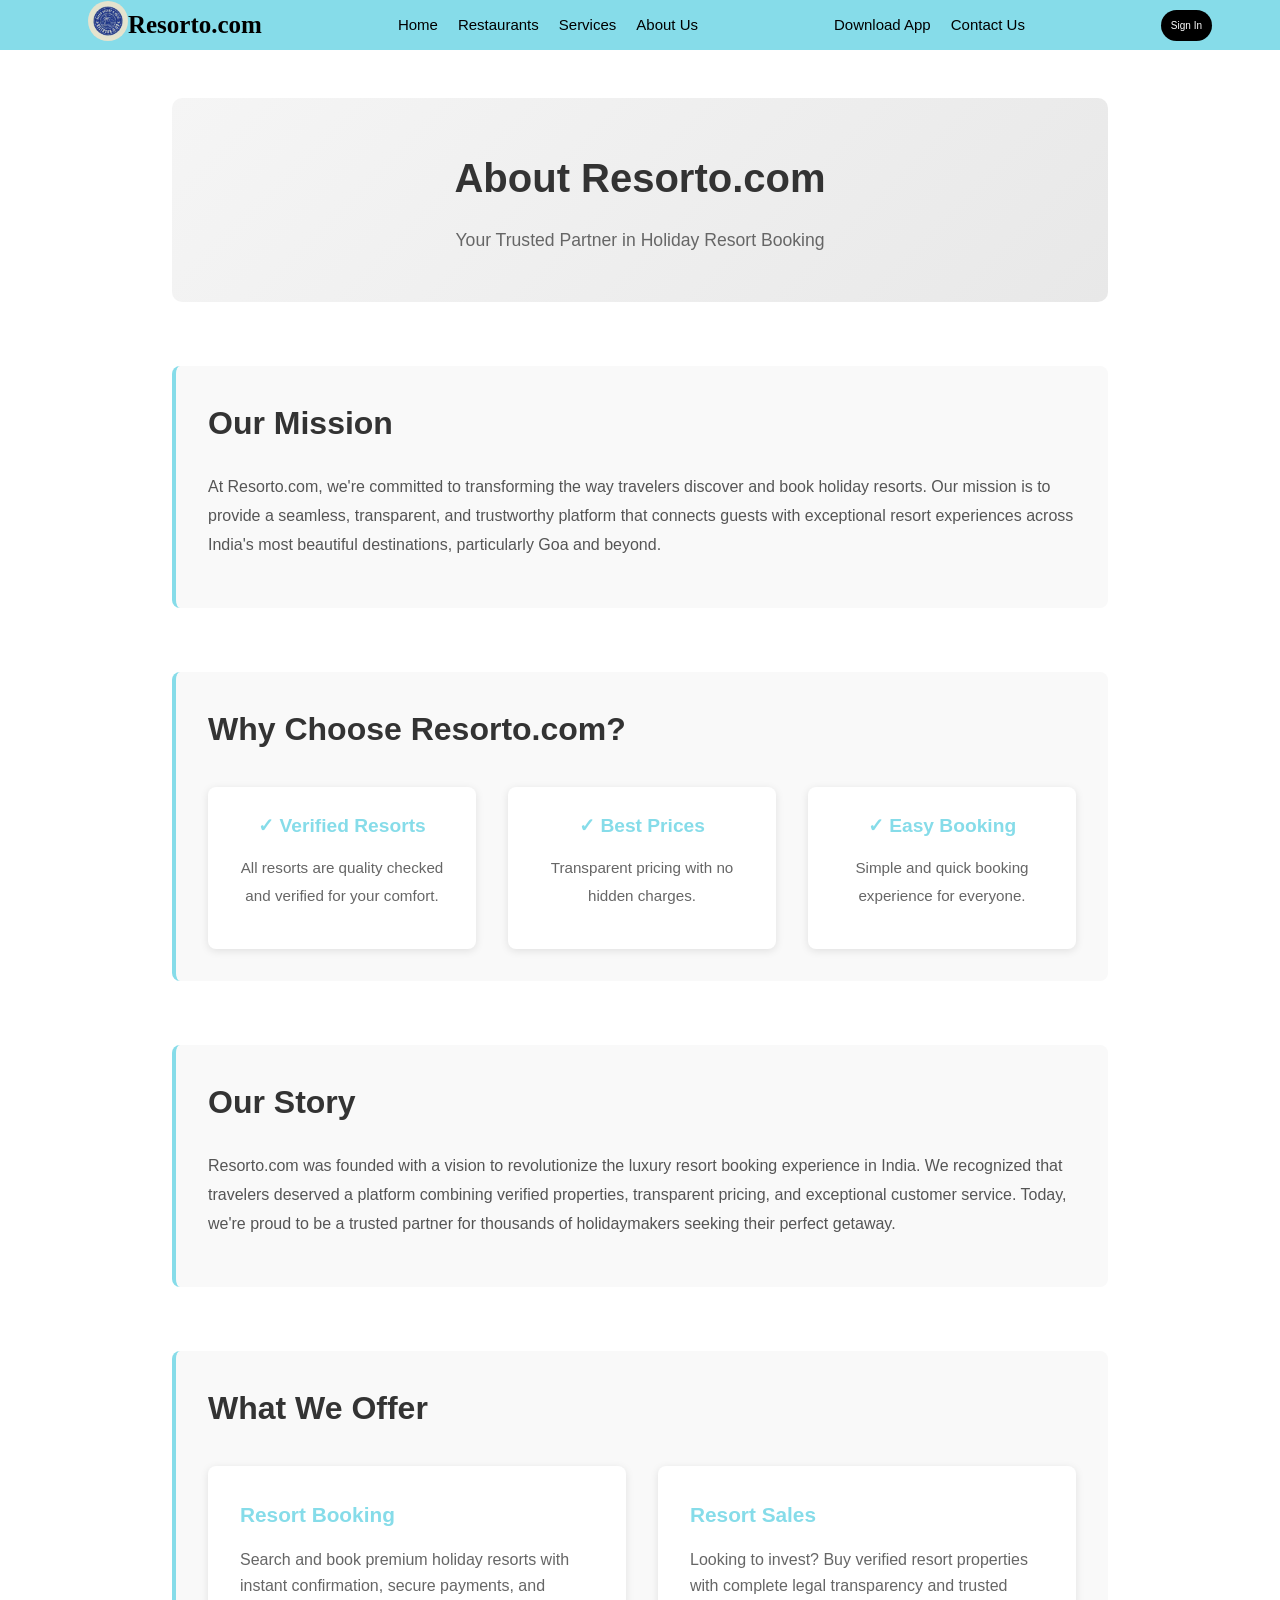
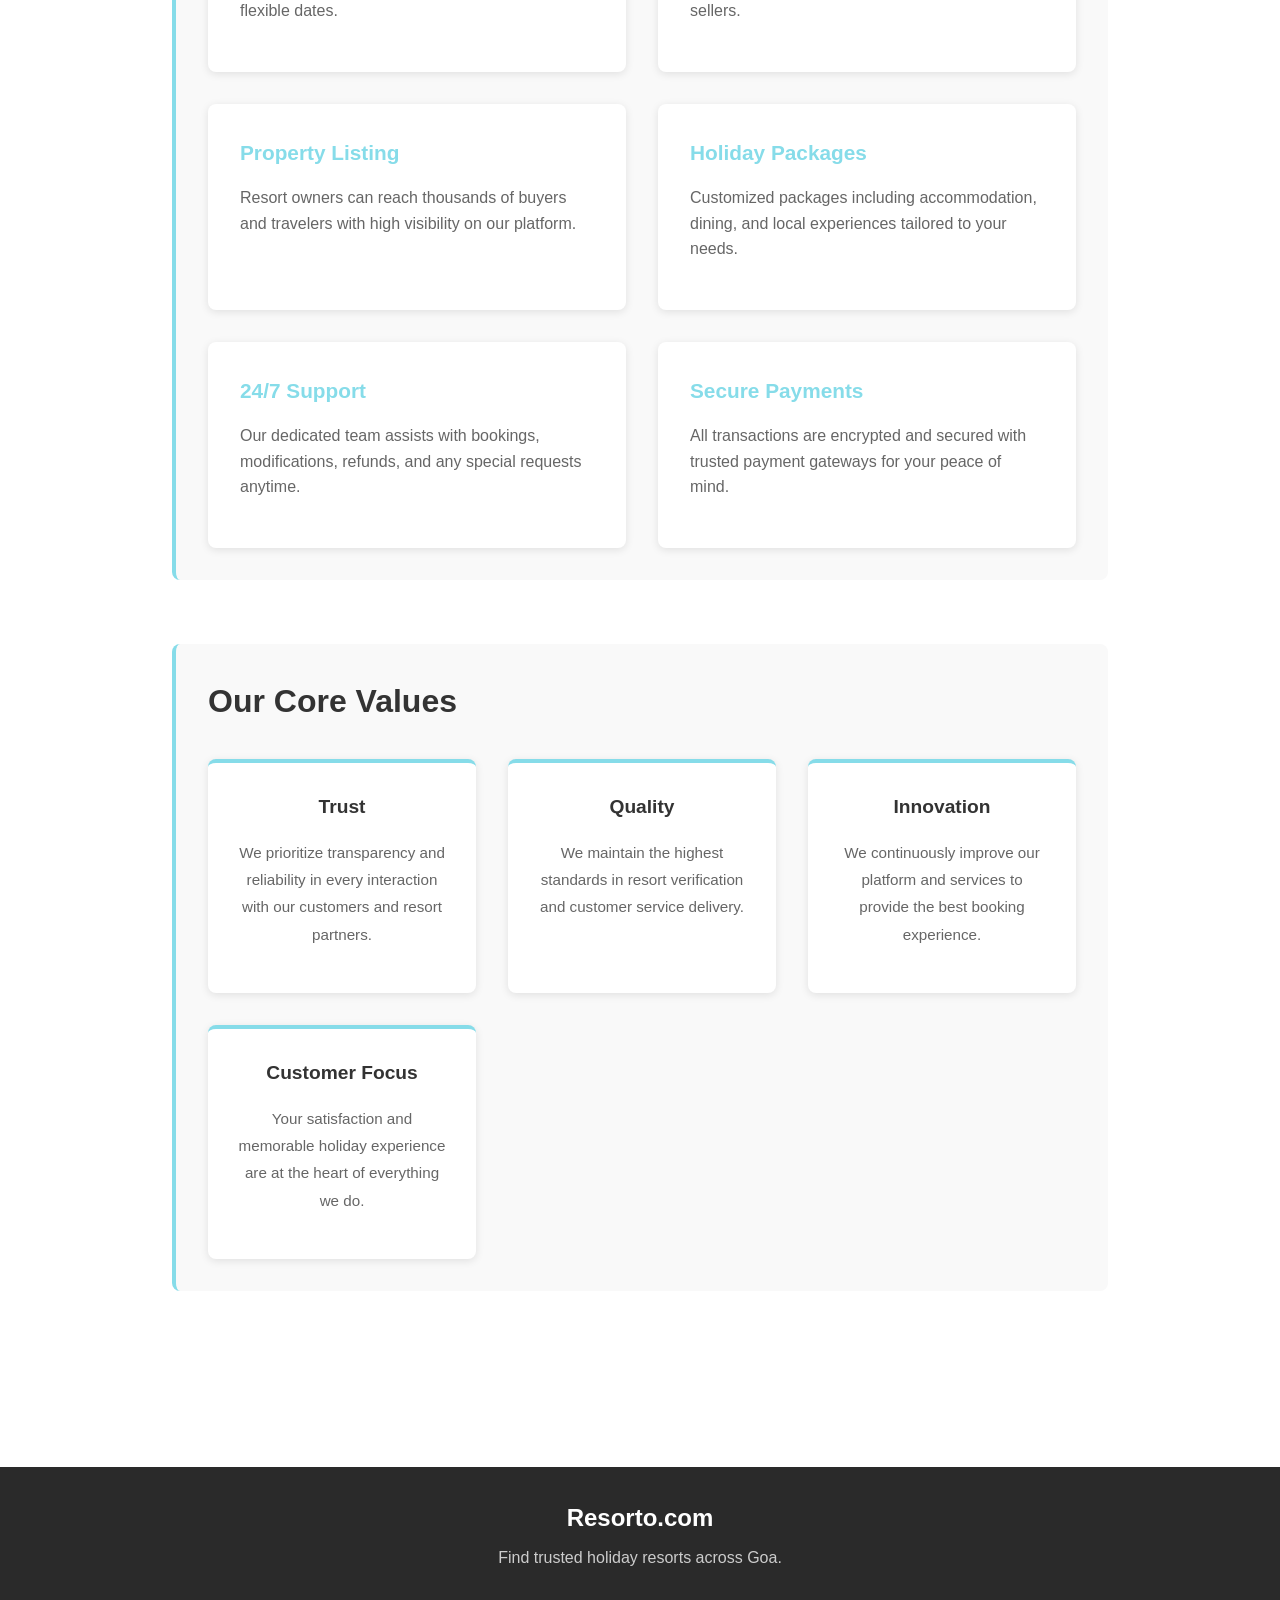
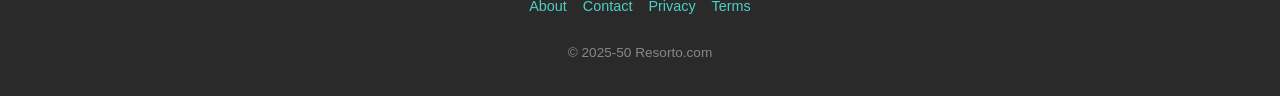
<file: aboutus.html>
<!DOCTYPE html>
<html lang="en">
<head>
    <meta charset="UTF-8">
    <meta name="viewport" content="width=device-width, initial-scale=1.0">
    <title>About Us | Resorto.com</title>
    <link rel="stylesheet" href="aboutus.css">
</head>
<script>
function toggleMenu() {
    document.getElementById("navLinks").classList.toggle("show");
}
</script>

<body>
    <nav>
    <div class="nav1">
        <a href="index.html"><img class="navlogo" src="[data-uri]"> </a><p1 class="navlogo-name">Resorto.com</p1>
    </div>

    <div class="hamburger" onclick="toggleMenu()">
        ☰
    </div>

    <div class="nav2" id="navLinks">
        <a href="resorto.html">Home</a>
        <a href="restaurants.html">Restaurants</a>
        <a href="services.html">Services</a>
        <a href="aboutus.html">About Us</a>
    </div>

    <div class="nav3">
        <div>Download App</div>
        <div>Contact Us</div>
    </div>

    <div class="nav4">
        <a href="signin.html"><button class="signup">Sign In</button></a>
        
    </div>
</nav>

    <main class="container">
        
        <section class="about-header">
            <h1>About Resorto.com</h1>
            <p>Your Trusted Partner in Holiday Resort Booking</p>
        </section>

        <section class="section">
            <h2>Our Mission</h2>
            <p>At Resorto.com, we're committed to transforming the way travelers discover and book holiday resorts. Our mission is to provide a seamless, transparent, and trustworthy platform that connects guests with exceptional resort experiences across India's most beautiful destinations, particularly Goa and beyond.</p>
        </section>

       
        <section class="section">
            <h2>Why Choose Resorto.com?</h2>
            <div class="features">
                <div class="feature">
                    <h3>✓ Verified Resorts</h3>
                    <p>All resorts are quality checked and verified for your comfort.</p>
                </div>
                <div class="feature">
                    <h3>✓ Best Prices</h3>
                    <p>Transparent pricing with no hidden charges.</p>
                </div>
                <div class="feature">
                    <h3>✓ Easy Booking</h3>
                    <p>Simple and quick booking experience for everyone.</p>
                </div>
            </div>
        </section>

        
        <section class="section">
            <h2>Our Story</h2>
            <p>Resorto.com was founded with a vision to revolutionize the luxury resort booking experience in India. We recognized that travelers deserved a platform combining verified properties, transparent pricing, and exceptional customer service. Today, we're proud to be a trusted partner for thousands of holidaymakers seeking their perfect getaway.</p>
        </section>

        
        <section class="section">
            <h2>What We Offer</h2>
            <div class="services-grid">
                <div class="service">
                    <h3>Resort Booking</h3>
                    <p>Search and book premium holiday resorts with instant confirmation, secure payments, and flexible dates.</p>
                </div>
                <div class="service">
                    <h3>Resort Sales</h3>
                    <p>Looking to invest? Buy verified resort properties with complete legal transparency and trusted sellers.</p>
                </div>
                <div class="service">
                    <h3>Property Listing</h3>
                    <p>Resort owners can reach thousands of buyers and travelers with high visibility on our platform.</p>
                </div>
                <div class="service">
                    <h3>Holiday Packages</h3>
                    <p>Customized packages including accommodation, dining, and local experiences tailored to your needs.</p>
                </div>
                <div class="service">
                    <h3>24/7 Support</h3>
                    <p>Our dedicated team assists with bookings, modifications, refunds, and any special requests anytime.</p>
                </div>
                <div class="service">
                    <h3>Secure Payments</h3>
                    <p>All transactions are encrypted and secured with trusted payment gateways for your peace of mind.</p>
                </div>
            </div>
        </section>

      
        <section class="section">
            <h2>Our Core Values</h2>
            <div class="values">
                <div class="value">
                    <h3>Trust</h3>
                    <p>We prioritize transparency and reliability in every interaction with our customers and resort partners.</p>
                </div>
                <div class="value">
                    <h3>Quality</h3>
                    <p>We maintain the highest standards in resort verification and customer service delivery.</p>
                </div>
                <div class="value">
                    <h3>Innovation</h3>
                    <p>We continuously improve our platform and services to provide the best booking experience.</p>
                </div>
                <div class="value">
                    <h3>Customer Focus</h3>
                    <p>Your satisfaction and memorable holiday experience are at the heart of everything we do.</p>
                </div>
            </div>
        </section>
    </main>

    <footer class="footer">
        <h2>Resorto.com</h2>
        <p>Find trusted holiday resorts across Goa.</p>
        <div class="footer-links">
            <a href="aboutus.html">About</a>
            <a href="#">Contact</a>
            <a href="#">Privacy</a>
            <a href="#">Terms</a>
        </div>
        <p class="footer-copyright">© 2025-50 Resorto.com</p>
    </footer>
</body>
</html>
</file>
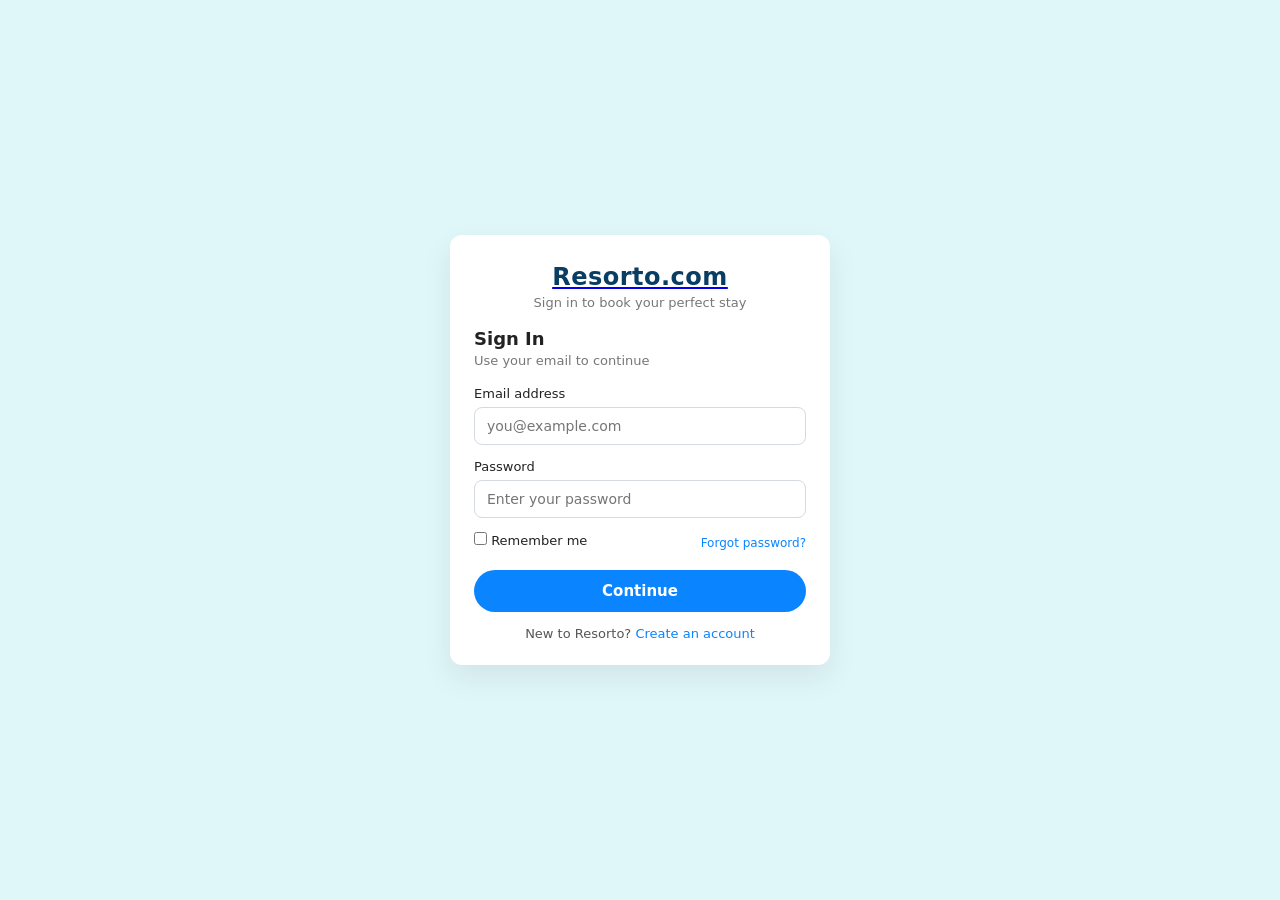
<file: signin.html>
<!DOCTYPE html>
<html lang="en">
<head>
  <meta charset="UTF-8" />
  <title>Resorto.com | Sign In</title>
  <meta name="viewport" content="width=device-width, initial-scale=1.0" />
  <link rel="stylesheet" href="signin.css" />
</head>
<body>

  <div class="signin-wrapper">
    <div class="brand">
      <a href="index.html"><h1>Resorto.com</h1></a>
      <p>Sign in to book your perfect stay</p>
    </div>

    <h2 class="signin-title">Sign In</h2>
    <p class="signin-subtitle">Use your email to continue</p>

    <form>
      <div class="field-group">
        <label for="email">Email address</label>
        <input
          type="email"
          id="email"
          class="input-field"
          placeholder="you@example.com"
          
        />
      </div>

      <div class="field-group">
        <label for="password">Password</label>
        <input
          type="password"
          id="password"
          class="input-field"
          placeholder="Enter your password"
          
        />
      </div>

      <div class="helper-row">
        <label>
          <input type="checkbox" />
          <span> Remember me</span>
        </label>
        <a href="#">Forgot password?</a>
      </div>
        <button type="submit" class="signin-btn">Continue</button>
    </form>

    <p class="bottom-text">
      New to Resorto? <a href="#">Create an account</a>
</file>
<file: aboutus.css>
*{
    margin: 0;
    padding: 0;
    box-sizing: border-box;
    font-family: 'Poppins', Arial, sans-serif;
}


nav{
    display: flex;
    justify-content: space-around;
    align-items: center;
    background-color: rgb(134, 220, 233);
    color: black;
    height: 50px;
    position: sticky;
    top: 0px;
    width: 100%;
    z-index: 2;
}

.nav1{
    display: flex;
    margin-left: 20px;
    font-size: 20px;
    align-items: center;
    font-weight:150;
}

.nav3{
    color: black;
    display: flex;
    gap: 20px;
    font-size: 15px;
}

.nav4{
    display: flex;
    font-size: 15px;
    gap: 10px;
    align-items: center;
    justify-content: center; 
}

.signup{
    background-color: black;
    color: white;
    border-radius: 20px;
    font-size: 10px;
    padding: 10px;
    border: none;
    cursor: pointer;
}

.nav2{
    display: flex;
    font-size: 15px;
    gap: 20px;
    justify-content: space-between;
}

.navlogo{
    width: 40px;
    height: 40px;
    background-color: rgb(134, 220, 233);
    border-radius:50%;
}

p1{
    font-family:cursive;
    font-size: 25px;
    font-weight: bold;
}

.nav2 a{
    color: black;
    text-decoration: none;
}

.nav2 a:hover{
    color:rgb(25, 63, 189);
    transition: 0.3s;
    text-decoration: underline;
    cursor:pointer;
}

.nav4 a{
    color: black;
    text-decoration: none;
}

.nav4 a:hover{
    color:white;
    background-color: black;
    border-radius: 20px;
    
}

.nav3 a{
    color: black;
    text-decoration: none;
}

.nav3 a:hover{
    color:rgb(25, 63, 189);
    transition: 0.3s;
    text-decoration: underline;
    cursor:pointer;
}

a:link {
  color: rgb(0, 0, 0); 
  text-decoration: none;
}

a:visited {
  color: rgb(0, 0, 0);  
  text-decoration: none;
}

body {
    line-height: 1.6;
    color: #333;
}

.container {
    max-width: 1000px;
    margin: 0 auto;
    padding: 3rem 2rem;
}

.about-header {
    text-align: center;
    margin-bottom: 4rem;
    padding: 3rem 1rem;
    background: linear-gradient(135deg, #f5f5f5 0%, #e8e8e8 100%);
    border-radius: 10px;
}

.about-header h1 {
    font-size: 2.5rem;
    margin-bottom: 1rem;
    color: #333;
}

.about-header p {
    font-size: 1.1rem;
    color: #666;
}

.section {
    margin-bottom: 4rem;
    padding: 2rem;
    background: #f9f9f9;
    border-radius: 8px;
    border-left: 4px solid rgb(134, 220, 233);
}

.section h2 {
    font-size: 2rem;
    margin-bottom: 1.5rem;
    color: #333;
}

.section p {
    font-size: 1rem;
    color: #555;
    line-height: 1.8;
    margin-bottom: 1rem;
}

.features {
    display: grid;
    grid-template-columns: repeat(auto-fit, minmax(250px, 1fr));
    gap: 2rem;
    margin-top: 2rem;
}

.feature {
    background: white;
    padding: 1.5rem;
    border-radius: 8px;
    box-shadow: 0 2px 8px rgba(0, 0, 0, 0.1);
    text-align: center;
    transition: transform 0.3s, box-shadow 0.3s;
}

.feature:hover {
    transform: translateY(-5px);
    box-shadow: 0 4px 12px rgba(0, 0, 0, 0.15);
}

.feature h3 {
    color: rgb(134, 220, 233);
    font-size: 1.2rem;
    margin-bottom: 0.8rem;
}

.feature p {
    color: #666;
    font-size: 0.95rem;
}

.services-grid {
    display: grid;
    grid-template-columns: repeat(auto-fit, minmax(280px, 1fr));
    gap: 2rem;
    margin-top: 2rem;
}

.service {
    background: white;
    padding: 2rem;
    border-radius: 8px;
    box-shadow: 0 2px 8px rgba(0, 0, 0, 0.1);
    transition: all 0.3s;
}

.service:hover {
    box-shadow: 0 6px 16px rgba(0, 0, 0, 0.15);
    transform: translateY(-5px);
}

.service h3 {
    color: rgb(134, 220, 233);
    font-size: 1.3rem;
    margin-bottom: 1rem;
}

.service p {
    color: #666;
    line-height: 1.6;
}

.values {
    display: grid;
    grid-template-columns: repeat(auto-fit, minmax(200px, 1fr));
    gap: 2rem;
    margin-top: 2rem;
}

.value {
    background: white;
    padding: 1.8rem;
    border-radius: 8px;
    border-top: 4px solid rgb(134, 220, 233);
    box-shadow: 0 2px 8px rgba(0, 0, 0, 0.1);
    text-align: center;
}

.value h3 {
    color: #333;
    font-size: 1.2rem;
    margin-bottom: 1rem;
}

.value p {
    color: #666;
    font-size: 0.95rem;
}

.footer {
    background: #2a2a2a;
    color: white;
    text-align: center;
    padding: 2rem;
    margin-top: 4rem;
}

.footer h2 {
    font-size: 1.5rem;
    margin-bottom: 0.5rem;
    color: white;
}

.footer p:not(.footer-copyright) {
    color: #ccc;
    font-size: 1rem;
    margin-bottom: 1rem;
}

.footer-links {
    display: flex;
    justify-content: center;
    gap: 1rem;
    margin: 1.5rem 0;
    flex-wrap: wrap;
}

.footer-links a {
    color: #4dd0c1;
    text-decoration: none;
    font-size: 0.9rem;
    transition: color 0.3s;
}

.footer-links a:hover {
    color: white;
    text-decoration: underline;
}

.footer-copyright {
    color: #888;
    font-size: 0.85rem;
    margin-top: 1rem;
}



.hamburger {
    display: none;
    font-size: 26px;
    cursor: pointer;
}

@media (max-width: 768px) {
  
    nav {
        height: auto;
        padding: 10px;
        flex-wrap: wrap;
    }

    .hamburger {
        display: block;
    }

    .nav2 {
        display: none;
        flex-direction: column;
        width: 100%;
        background-color: rgb(134, 220, 233);
        margin-top: 10px;
    }

    .nav2 a {
        padding: 10px;
        text-align: center;
        border-top: 1px solid rgba(0,0,0,0.1);
    }

    .nav2.show {
        display: flex;
    }

    .nav3,
    .nav4 {
        display: none;
    }

    .container {
        padding: 2rem 1rem;
    }

    .about-header h1 {
        font-size: 2rem;
    }

    .section h2 {
        font-size: 1.6rem;
    }
}
</file>
<file: signin.css>
* {
  box-sizing: border-box;
  margin: 0;
  padding: 0;
  font-family: system-ui, "Segoe UI", sans-serif;
}

html, body {
  height: 100%;
}

body {
  min-height: 100vh;
  display: flex;
  align-items: center;
  justify-content: center;
  background: #f5f7fb;
  color: #222;
  padding: 16px;        
  background-color: #e0f7fa;        
}

.signin-wrapper {
  width: 100%;
  max-width: 380px;
  background: #ffffff;
  border-radius: 12px;
  box-shadow: 0 12px 30px rgba(0, 0, 0, 0.08);
  padding: 28px 24px 24px;
}

.brand {
  text-align: center;
  margin-bottom: 18px;
}

.brand h1 {
  font-size: 24px;
  letter-spacing: 0.5px;
  color: #0a3d62;
}

.brand p {
  font-size: 13px;
  color: #777;
  margin-top: 4px;
}

.signin-title {
  font-size: 18px;
  margin-bottom: 4px;
  text-align: left;
}

.signin-subtitle {
  font-size: 13px;
  color: #777;
  margin-bottom: 18px;
}

label {
  display: block;
  font-size: 13px;
  margin-bottom: 6px;
}

.input-field {
  width: 100%;
  padding: 10px 12px;
  border-radius: 8px;
  border: 1px solid #d5d9e2;
  font-size: 14px;
  outline: none;
  transition: border-color 0.2s, box-shadow 0.2s;
}

.input-field:focus {
  border-color: #0a84ff;
  box-shadow: 0 0 0 2px rgba(10, 132, 255, 0.2);
}

.field-group {
  margin-bottom: 14px;
}

.helper-row {
  display: flex;
  align-items: center;
  justify-content: space-between;
  gap: 12px;
  font-size: 12px;
  margin-bottom: 16px;
  flex-wrap: wrap;        
}

.helper-row a {
  text-decoration: none;
  color: #0a84ff;
}

.signin-btn {
  width: 100%;
  border: none;
  border-radius: 999px;
  padding: 12px 18px;       
  background: #0a84ff;
  color: #fff;
  font-size: 15px;
  font-weight: 600;
  cursor: pointer;
  transition: background 0.2s, transform 0.08s;
}

.signin-btn:hover {
  background: #0066cc;
}

.signin-btn:active {
  transform: scale(0.98);
}

.bottom-text {
  margin-top: 14px;
  text-align: center;
  font-size: 13px;
  color: #555;
}

.bottom-text a {
  color: #0a84ff;
  text-decoration: none;
  font-weight: 500;
}

@media (max-width: 480px) {
  body {
    padding: 12px;
  }

  .signin-wrapper {
    margin: 0;
    padding: 24px 18px 20px;
    box-shadow: 0 8px 18px rgba(0, 0, 0, 0.06);
  }

  .brand h1 {
    font-size: 20px;
  }

  .signin-title {
    font-size: 16px;
  }
}


@media (max-width: 360px) {
  .helper-row {
    flex-direction: column;
    align-items: flex-start;
  }

  .signin-btn {
    font-size: 14px;
  }
}
</file>
